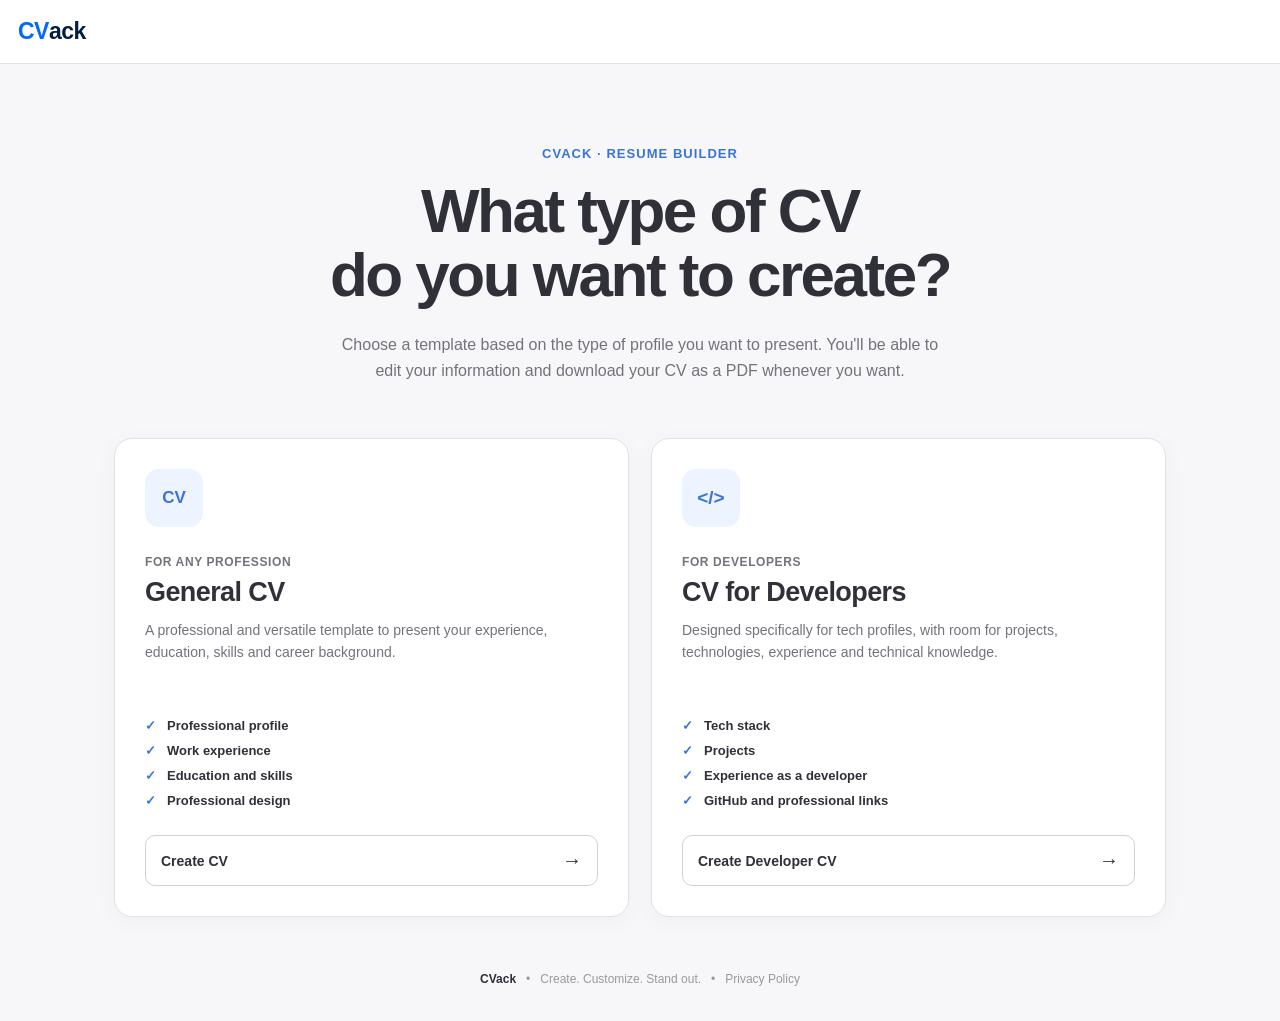
<file: index.html>
<!DOCTYPE html>
<html lang="en">
<head>
    <meta charset="UTF-8">
    <meta name="viewport" content="width=device-width, initial-scale=1.0">

    <title>CVack — Build your CV</title>

    <link rel="icon" type="image/svg+xml" href="./favicon.svg">
    <link rel="stylesheet" href="./css/base.css">
    <link rel="stylesheet" href="./css/home.css">
</head>

<body>

<header class="top">
    <div class="logo">
        CV<b>ack</b>
    </div>
</header>


<main class="home">

    <section class="hero">

        <span class="eyebrow">CVack · Resume Builder</span>

        <h1>
            What type of CV<br>
            do you want to create?
        </h1>

        <p>
            Choose a template based on the type of profile you want to
            present. You'll be able to edit your information and download
            your CV as a PDF whenever you want.
        </p>

    </section>


    <section class="cv-options">

        <!-- GENERAL CV -->
        <article class="cv-card">

            <div class="card-icon generic-icon">
                <span>CV</span>
            </div>

            <div class="card-content">

                <span class="card-label">
                    For any profession
                </span>

                <h2>
                    General CV
                </h2>

                <p>
                    A professional and versatile template to present
                    your experience, education, skills and career
                    background.
                </p>

                <ul>
                    <li>Professional profile</li>
                    <li>Work experience</li>
                    <li>Education and skills</li>
                    <li>Professional design</li>
                </ul>

                <a href="./cv-general.html" class="card-button">
                    Create CV
                    <span>→</span>
                </a>

            </div>

        </article>


        <!-- DEVELOPER CV -->
        <article class="cv-card developer-card">

            <div class="card-icon developer-icon">
                <span>&lt;/&gt;</span>
            </div>

            <div class="card-content">

                <span class="card-label">
                    For developers
                </span>

                <h2>
                    CV for Developers
                </h2>

                <p>
                    Designed specifically for tech profiles, with room
                    for projects, technologies, experience and technical
                    knowledge.
                </p>

                <ul>
                    <li>Tech stack</li>
                    <li>Projects</li>
                    <li>Experience as a developer</li>
                    <li>GitHub and professional links</li>
                </ul>

                <a href="./cv-dev.html" class="card-button">
                    Create Developer CV
                    <span>→</span>
                </a>

            </div>

        </article>

    </section>


    <footer class="home-footer">
        <span>CVack</span>
        <span>•</span>
        <span>Create. Customize. Stand out.</span>
        <span>•</span>
        <a href="./privacy.html">Privacy Policy</a>
        <span id="appVersion" hidden></span>
    </footer>

</main>

<script>
fetch('https://api.github.com/repos/alrobe/cvack/releases/latest')
    .then(r => r.ok ? r.json() : null)
    .then(release => {
        if (!release || !release.tag_name) return;
        const el = document.getElementById('appVersion');
        el.textContent = '• ' + release.tag_name;
        el.hidden = false;
    })
    .catch(() => {}); // Showing the version is cosmetic - never let a failed
                       // fetch (rate limit, offline) surface as a visible error.
</script>

</body>
</html>
</file>
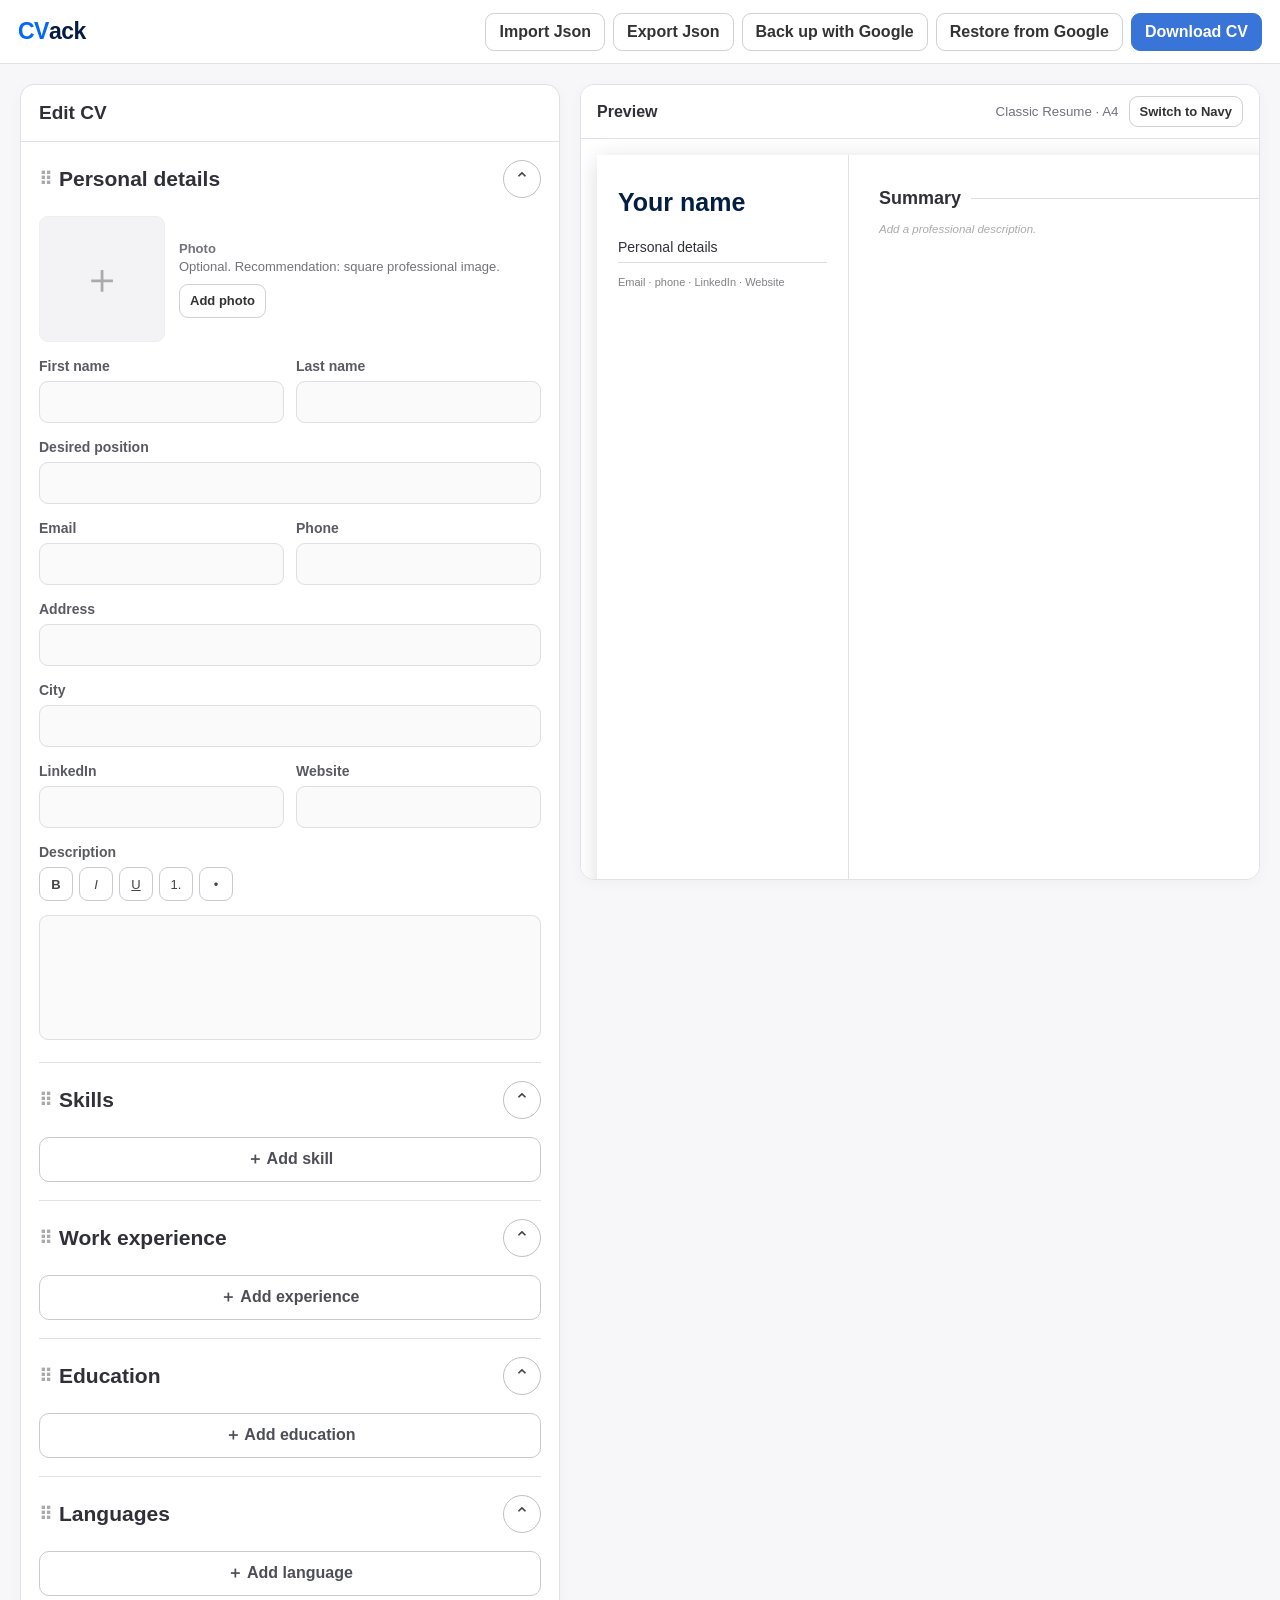
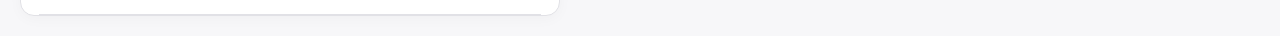
<file: cv-dev.html>
<!DOCTYPE html>
<html lang="en">
<head>
<meta charset="UTF-8">
<meta name="viewport" content="width=device-width, initial-scale=1.0">
<title>CVack</title>
<link rel="icon" type="image/svg+xml" href="./favicon.svg">
<link rel="stylesheet" href="./css/base.css">
<link rel="stylesheet" href="./css/styles.css">
<script src="https://accounts.google.com/gsi/client" async defer></script>
</head>
<body>
<header class="top">
 <a class="logo" href="./index.html">CV<b>ack</b></a>
 <div class="top-actions">
  <button class="btn" id="import">Import Json</button>
  <button class="btn" id="export">Export Json</button>
  <button class="btn" id="googleBackup">Back up with Google</button>
  <button class="btn" id="googleRestore">Restore from Google</button>
  <button class="btn blue" id="pdf">Download CV</button>
  <input type="file" id="file" accept=".json,application/json" hidden>
 </div>
</header>

<div class="app">
 <div class="editor-panel">
  <div class="editor-head">Edit CV</div>
  <div class="editor" id="editor"></div>
 </div>
 <div class="preview-panel">
  <div class="preview-head"><strong>Preview</strong><div class="preview-actions"><small id="themeLabel">Classic Resume · A4</small><button class="btn small" id="themeToggle">Switch to Navy</button></div></div>
  <div class="preview-area" id="preview"></div>
 </div>
</div>
<div class="toast" id="toast"></div>
<script src="js/common.js"></script>
<script src="js/script.js"></script>
</body>
</html>
</file>
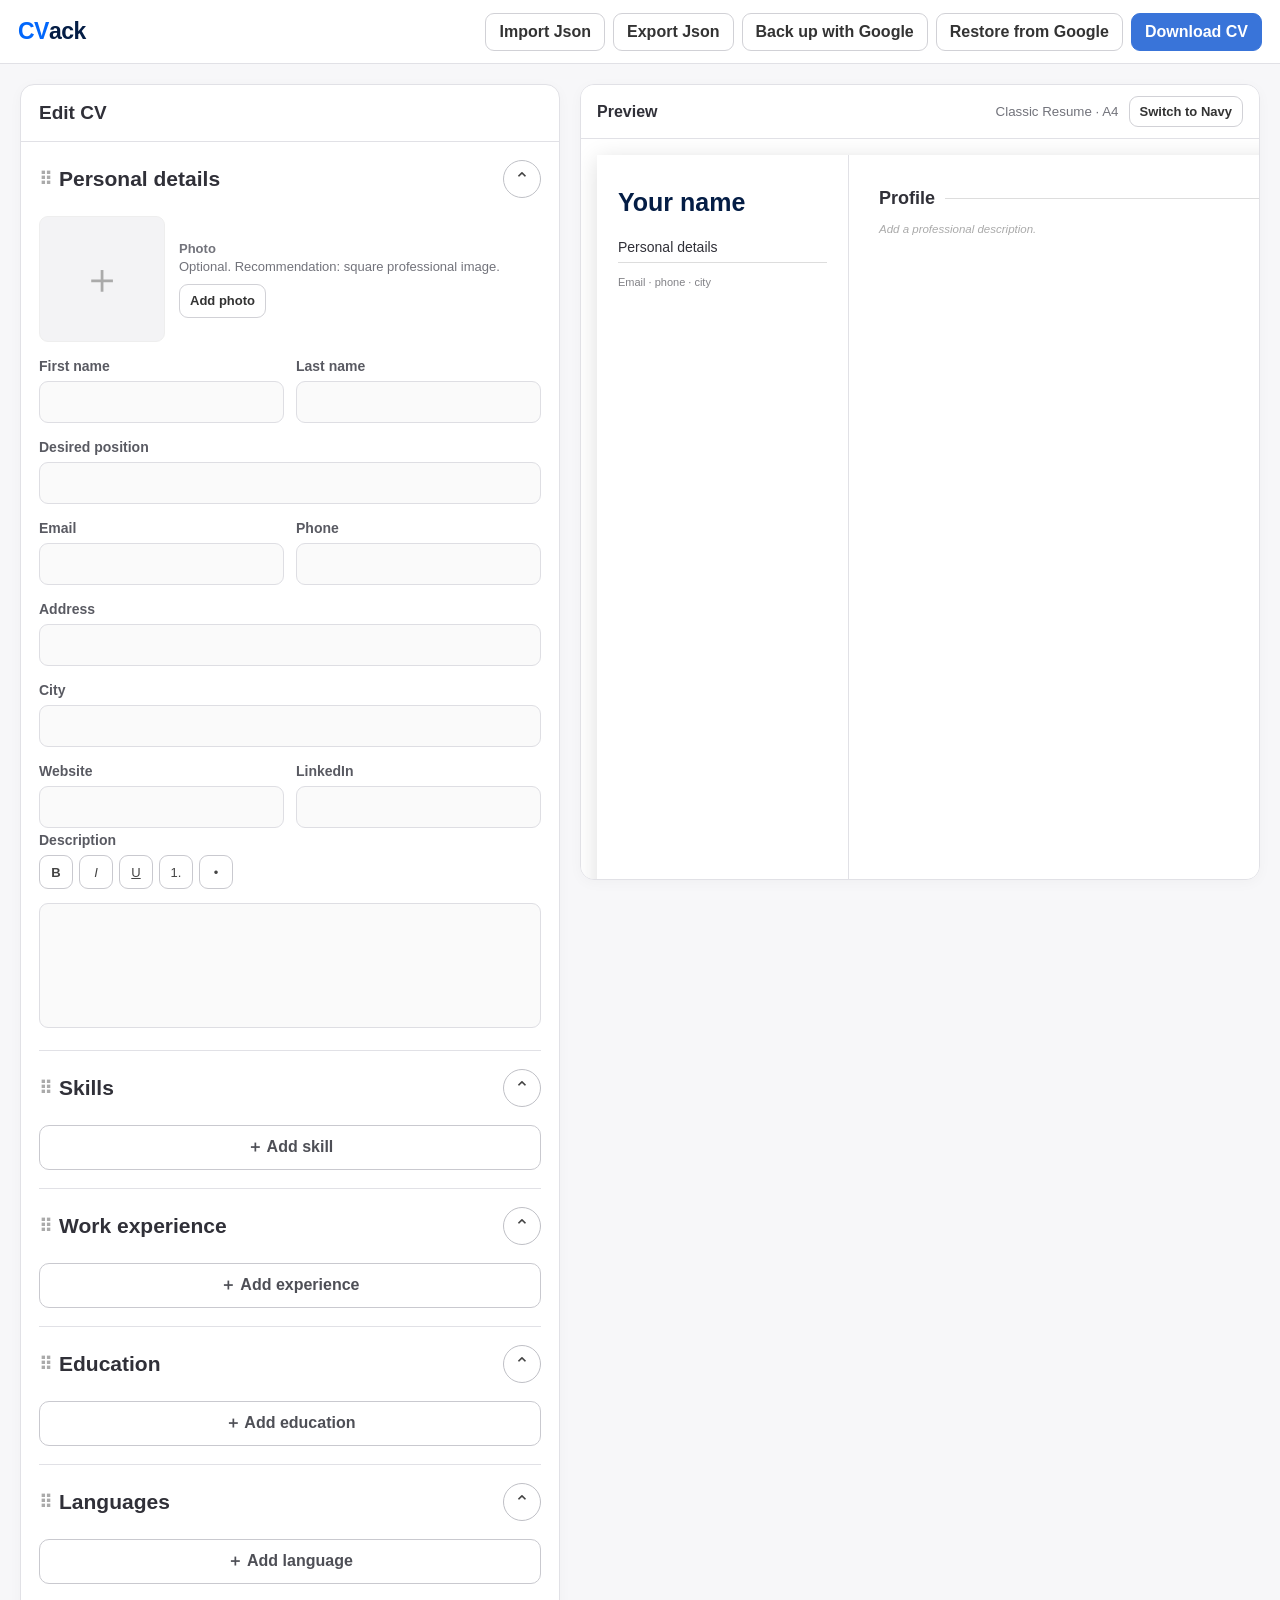
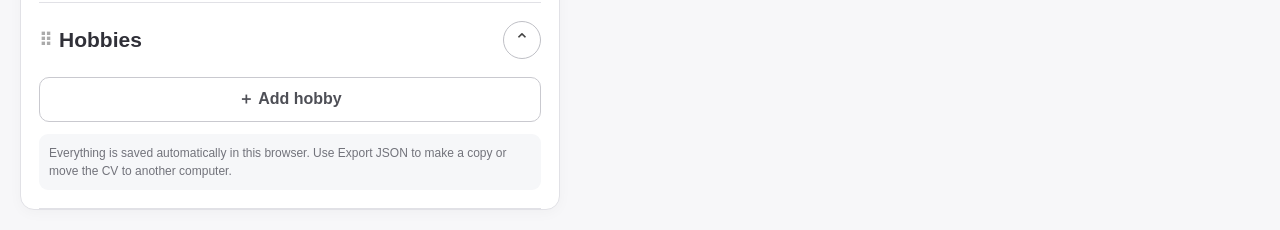
<file: cv-general.html>
<!DOCTYPE html>
<html lang="en">
<head>
<meta charset="UTF-8">
<meta name="viewport" content="width=device-width, initial-scale=1.0">
<title>CVack</title>
<link rel="icon" type="image/svg+xml" href="./favicon.svg">
<link rel="stylesheet" href="./css/base.css">
<link rel="stylesheet" href="./css/styles.css">
<script src="https://accounts.google.com/gsi/client" async defer></script>
</head>
<body>
<header class="top">
 <a class="logo" href="./index.html">CV<b>ack</b></a>
 <div class="top-actions">
  <button class="btn" id="import">Import Json</button>
  <button class="btn" id="export">Export Json</button>
  <button class="btn" id="googleBackup">Back up with Google</button>
  <button class="btn" id="googleRestore">Restore from Google</button>
  <button class="btn blue" id="pdf">Download CV</button>
  <input type="file" id="file" accept=".json,application/json" hidden>
 </div>
</header>

<div class="app">
 <div class="editor-panel">
  <div class="editor-head">Edit CV</div>
  <div class="editor" id="editor"></div>
 </div>
 <div class="preview-panel">
  <div class="preview-head"><strong>Preview</strong><div class="preview-actions"><small id="themeLabel">Classic Resume · A4</small><button class="btn small" id="themeToggle">Switch to Navy</button></div></div>
  <div class="preview-area" id="preview"></div>
 </div>
</div>
<div class="toast" id="toast"></div>
<script src="js/common.js"></script>
<script src="js/general.js"></script>
</body>
</html>
</file>
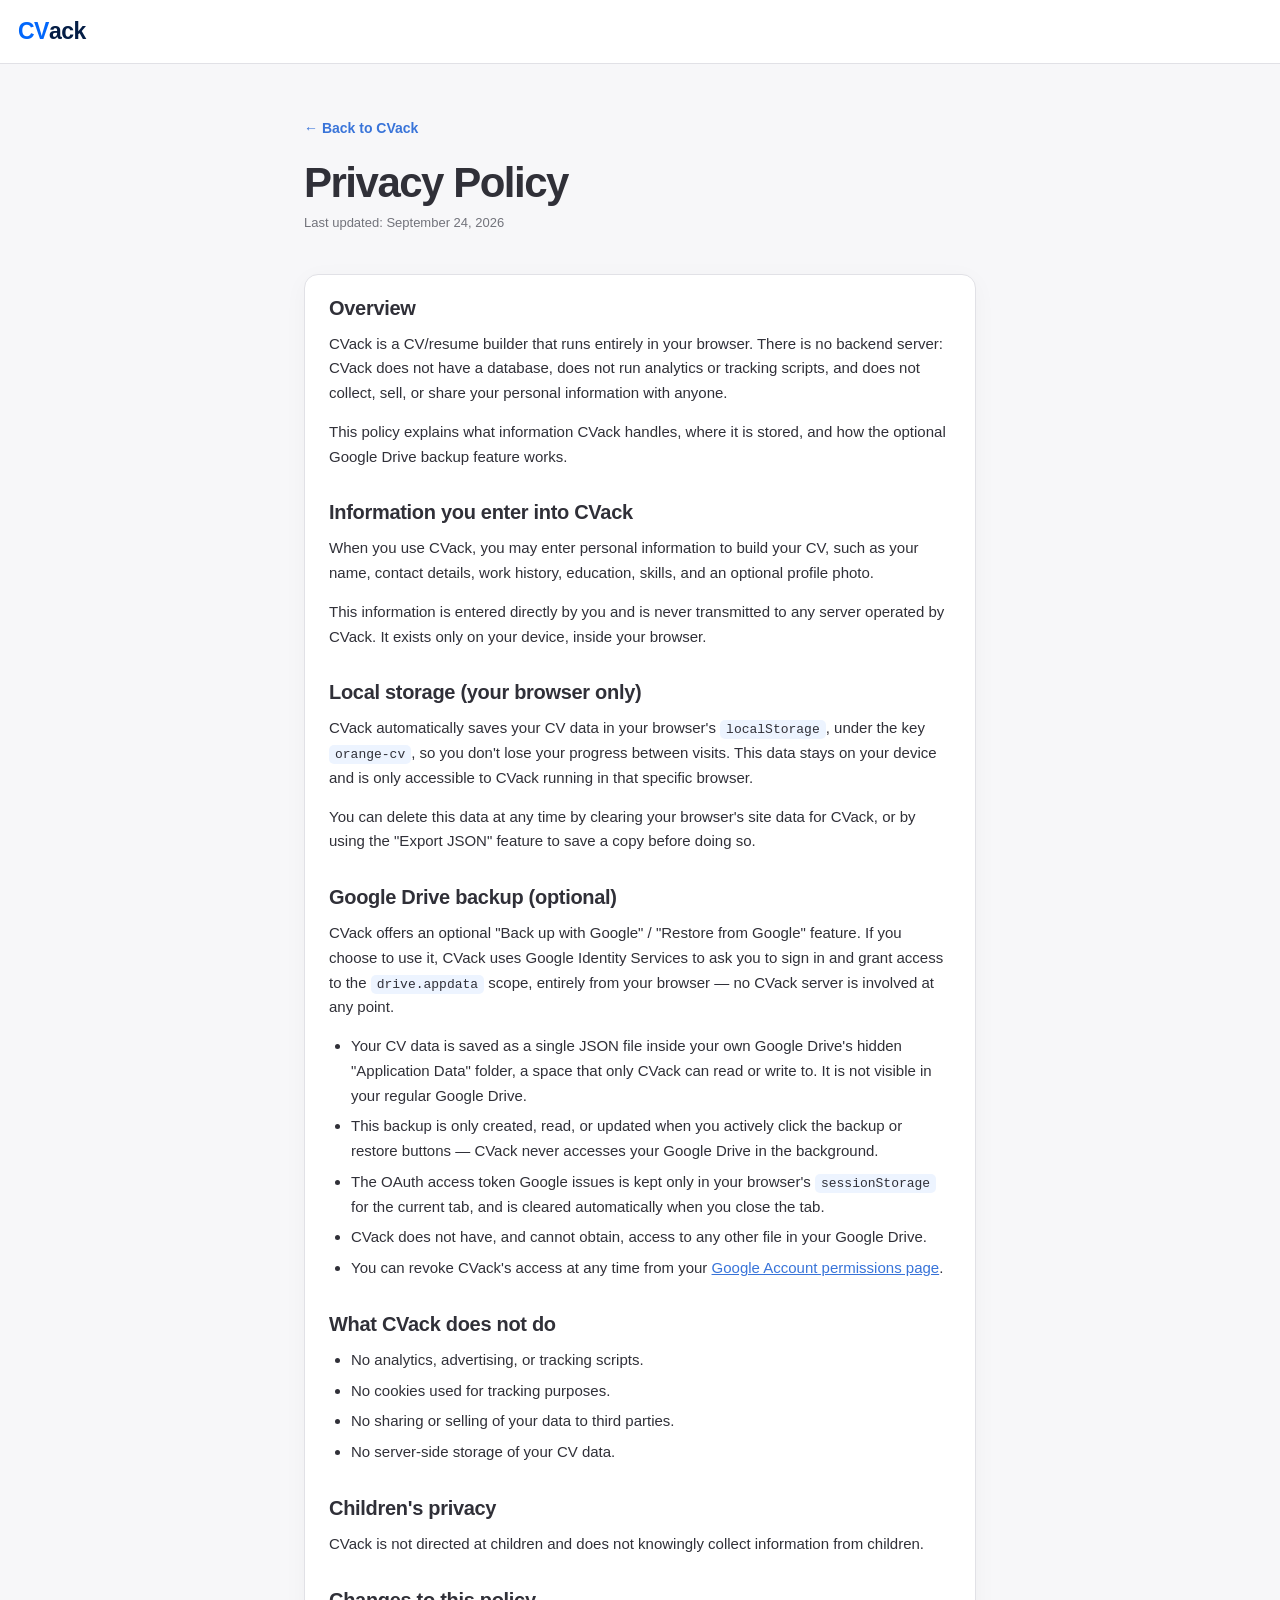
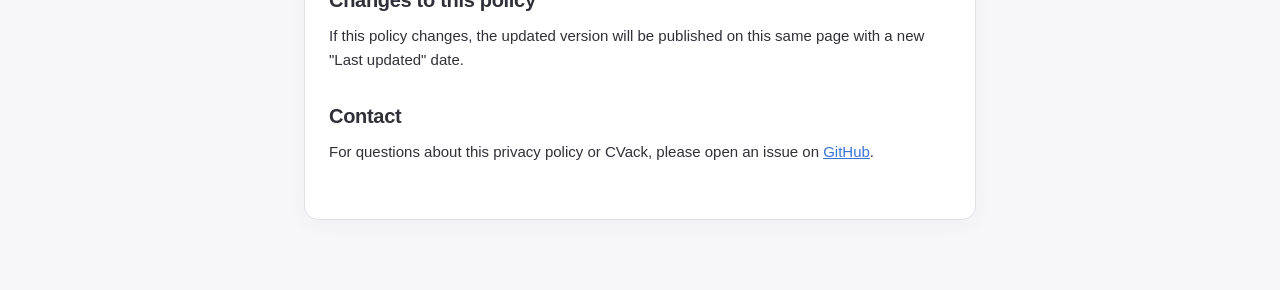
<file: privacy.html>
<!DOCTYPE html>
<html lang="en">
<head>
    <meta charset="UTF-8">
    <meta name="viewport" content="width=device-width, initial-scale=1.0">

    <title>CVack — Privacy Policy</title>

    <link rel="icon" type="image/svg+xml" href="./favicon.svg">
    <link rel="stylesheet" href="./css/base.css">
    <link rel="stylesheet" href="./css/legal.css">
</head>

<body>

<header class="top">
    <a class="logo" href="./index.html">
        CV<b>ack</b>
    </a>
</header>

<main class="legal">

    <a class="back-link" href="./index.html">← Back to CVack</a>

    <h1>Privacy Policy</h1>
    <p class="updated">Last updated: September 24, 2026</p>

    <div class="card">

        <section>
            <h2>Overview</h2>
            <p>
                CVack is a CV/resume builder that runs entirely in your browser.
                There is no backend server: CVack does not have a database, does
                not run analytics or tracking scripts, and does not collect,
                sell, or share your personal information with anyone.
            </p>
            <p>
                This policy explains what information CVack handles, where it
                is stored, and how the optional Google Drive backup feature
                works.
            </p>
        </section>

        <section>
            <h2>Information you enter into CVack</h2>
            <p>
                When you use CVack, you may enter personal information to
                build your CV, such as your name, contact details, work
                history, education, skills, and an optional profile photo.
            </p>
            <p>
                This information is entered directly by you and is never
                transmitted to any server operated by CVack. It exists only
                on your device, inside your browser.
            </p>
        </section>

        <section>
            <h2>Local storage (your browser only)</h2>
            <p>
                CVack automatically saves your CV data in your browser's
                <code>localStorage</code>, under the key <code>orange-cv</code>,
                so you don't lose your progress between visits. This data
                stays on your device and is only accessible to CVack running
                in that specific browser.
            </p>
            <p>
                You can delete this data at any time by clearing your
                browser's site data for CVack, or by using the "Export JSON"
                feature to save a copy before doing so.
            </p>
        </section>

        <section>
            <h2>Google Drive backup (optional)</h2>
            <p>
                CVack offers an optional "Back up with Google" / "Restore from
                Google" feature. If you choose to use it, CVack uses Google
                Identity Services to ask you to sign in and grant access to
                the <code>drive.appdata</code> scope, entirely from your
                browser — no CVack server is involved at any point.
            </p>
            <ul>
                <li>
                    Your CV data is saved as a single JSON file inside your
                    own Google Drive's hidden "Application Data" folder, a
                    space that only CVack can read or write to. It is not
                    visible in your regular Google Drive.
                </li>
                <li>
                    This backup is only created, read, or updated when you
                    actively click the backup or restore buttons — CVack
                    never accesses your Google Drive in the background.
                </li>
                <li>
                    The OAuth access token Google issues is kept only in your
                    browser's <code>sessionStorage</code> for the current
                    tab, and is cleared automatically when you close the tab.
                </li>
                <li>
                    CVack does not have, and cannot obtain, access to any
                    other file in your Google Drive.
                </li>
                <li>
                    You can revoke CVack's access at any time from your
                    <a href="https://myaccount.google.com/permissions" target="_blank" rel="noopener">Google Account permissions page</a>.
                </li>
            </ul>
        </section>

        <section>
            <h2>What CVack does not do</h2>
            <ul>
                <li>No analytics, advertising, or tracking scripts.</li>
                <li>No cookies used for tracking purposes.</li>
                <li>No sharing or selling of your data to third parties.</li>
                <li>No server-side storage of your CV data.</li>
            </ul>
        </section>

        <section>
            <h2>Children's privacy</h2>
            <p>
                CVack is not directed at children and does not knowingly
                collect information from children.
            </p>
        </section>

        <section>
            <h2>Changes to this policy</h2>
            <p>
                If this policy changes, the updated version will be published
                on this same page with a new "Last updated" date.
            </p>
        </section>

        <section>
            <h2>Contact</h2>
            <p>
                For questions about this privacy policy or CVack, please open
                an issue on
                <a href="https://github.com/alrobe/cvack/issues" target="_blank" rel="noopener">GitHub</a>.
            </p>
        </section>

    </div>

</main>

</body>
</html>
</file>
<file: css/base.css>
:root {
    --blue: #3974d9;
    --blue-light: #edf4ff;
    --logo-cv: #0267fb;
    --logo-ack: #041d45;
    --text: #303038;
    --muted: #72737b;
    --line: #e1e1e6;
    --bg: #f7f7f9;
    --card: #fff;
}

* {
    box-sizing: border-box;
}

html,
body {
    margin: 0;
    padding: 0;
    min-height: 100%;
}

body {
    background: var(--bg);
    color: var(--text);
    font-family: -apple-system, BlinkMacSystemFont, "Segoe UI", Roboto, Arial, sans-serif;
}

.top {
    height: 64px;
    background: #fff;
    border-bottom: 1px solid var(--line);
    display: flex;
    align-items: center;
    justify-content: space-between;
    padding: 0 18px;
    position: sticky;
    top: 0;
    z-index: 30;
}

.logo {
    font-size: 23px;
    font-weight: 800;
    letter-spacing: -0.5px;
    color: var(--logo-cv);
    text-decoration: none;
}

.logo b {
    color: var(--logo-ack);
}
</file>
<file: css/home.css>
/* =========================
   HOME
========================= */

.home {
    max-width: 1100px;
    margin: 0 auto;

    padding: 80px 24px 35px;
}


/* =========================
   HERO
========================= */

.hero {
    max-width: 720px;
    margin: 0 auto 55px;

    text-align: center;
}

.eyebrow {
    display: inline-block;

    margin-bottom: 18px;

    color: var(--blue);

    font-size: 13px;
    font-weight: 800;

    letter-spacing: .08em;
    text-transform: uppercase;
}

.hero h1 {
    margin: 0;

    font-size: clamp(38px, 6vw, 62px);
    line-height: 1.04;

    letter-spacing: -2.5px;

    color: var(--text);
}

.hero p {
    max-width: 600px;

    margin: 24px auto 0;

    color: var(--muted);

    font-size: 16px;
    line-height: 1.6;
}


/* =========================
   CARDS
========================= */

.cv-options {
    display: grid;

    grid-template-columns: repeat(2, 1fr);

    gap: 22px;
}

.cv-card {
    position: relative;

    background: var(--card);

    border: 1px solid var(--line);
    border-radius: 18px;

    padding: 30px;

    box-shadow: 0 5px 25px #00000009;

    transition:
        transform .2s ease,
        box-shadow .2s ease,
        border-color .2s ease;
}

.cv-card:hover {
    transform: translateY(-5px);

    box-shadow: 0 14px 35px #00000012;

    border-color: #cfcfd5;
}


/* =========================
   ICON
========================= */

.card-icon {
    width: 58px;
    height: 58px;

    display: flex;
    align-items: center;
    justify-content: center;

    border-radius: 14px;

    margin-bottom: 25px;

    font-size: 17px;
    font-weight: 900;
}

.generic-icon {
    background: var(--blue-light);
    color: var(--blue);
}

.developer-icon {
    background: var(--blue-light);
    color: var(--blue);

    font-size: 19px;
}


/* =========================
   CARD CONTENT
========================= */

.card-label {
    color: var(--muted);

    font-size: 12px;
    font-weight: 750;

    text-transform: uppercase;
    letter-spacing: .05em;
}

.card-content h2 {
    margin: 7px 0 12px;

    font-size: 27px;
    line-height: 1.15;

    letter-spacing: -.6px;
}

.card-content p {
    min-height: 76px;

    margin: 0;

    color: var(--muted);

    font-size: 14px;
    line-height: 1.55;
}


/* =========================
   FEATURES
========================= */

.card-content ul {
    list-style: none;

    margin: 22px 0 27px;
    padding: 0;

    display: grid;
    gap: 10px;
}

.card-content li {
    position: relative;

    padding-left: 22px;

    font-size: 13px;
    font-weight: 600;
}

.card-content li::before {
    content: "✓";

    position: absolute;
    left: 0;
    top: 0;

    color: var(--blue);

    font-weight: 900;
}



/* =========================
   BUTTON
========================= */

.card-button {
    width: 100%;

    display: flex;
    align-items: center;
    justify-content: space-between;

    padding: 13px 15px;

    border: 1px solid #d1d1d6;
    border-radius: 10px;

    background: #fff;

    color: var(--text);

    text-decoration: none;

    font-size: 14px;
    font-weight: 800;

    transition:
        background .2s ease,
        color .2s ease,
        border-color .2s ease;
}

.card-button span {
    font-size: 20px;

    transition: transform .2s ease;
}

.card-button:hover {
    background: var(--blue);
    border-color: var(--blue);

    color: #fff;
}

.card-button:hover span {
    transform: translateX(4px);
}



/* =========================
   FOOTER
========================= */

.home-footer {
    display: flex;
    justify-content: center;
    align-items: center;

    gap: 10px;

    margin-top: 55px;

    color: #999;

    font-size: 12px;
}

.home-footer span:first-child {
    color: var(--text);
    font-weight: 800;
}

.home-footer a {
    color: #999;
    text-decoration: none;
}

.home-footer a:hover {
    color: var(--text);
    text-decoration: underline;
}


/* =========================
   RESPONSIVE
========================= */

@media (max-width: 750px) {

    .top {
        height: 62px;
        padding: 0 18px;
    }

    .home {
        padding: 55px 16px 25px;
    }

    .hero {
        margin-bottom: 38px;
    }

    .hero h1 {
        letter-spacing: -1.5px;
    }

    .hero p {
        font-size: 14px;
    }

    .cv-options {
        grid-template-columns: 1fr;
    }

    .cv-card {
        padding: 25px;
    }

    .card-content p {
        min-height: auto;
    }

    .home-footer {
        margin-top: 35px;
    }
}


@media (max-width: 420px) {

    .hero h1 {
        font-size: 37px;
    }

    .hero p {
        font-size: 13px;
    }

    .cv-card {
        padding: 22px;
    }

    .card-content h2 {
        font-size: 24px;
    }
}
</file>
<file: css/styles.css>
* {
    -webkit-print-color-adjust: exact !important;
    print-color-adjust: exact !important;
}

button,
input,
textarea,
select {
    font: inherit
}

button {
    cursor: pointer
}

.top-actions {
    display: flex;
    gap: 8px
}

.btn {
    border: 1px solid #d1d1d6;
    background: #fff;
    color: #333;
    border-radius: 9px;
    padding: 9px 13px;
    font-weight: 700
}

.btn.blue {
    background: var(--blue);
    color: #fff;
    border-color: var(--blue)
}

.btn.small {
    padding: 7px 10px;
    font-size: 13px
}

.app {
    max-width: 1450px;
    margin: auto;
    display: grid;
    grid-template-columns: 540px 1fr;
    gap: 20px;
    padding: 20px
}

.editor-panel,
.preview-panel {
    background: #fff;
    border: 1px solid var(--line);
    border-radius: 14px;
    box-shadow: 0 3px 14px #00000008
}

.editor-panel {
    overflow: hidden
}

.editor-head {
    padding: 17px 18px;
    border-bottom: 1px solid var(--line);
    font-weight: 800;
    font-size: 19px
}

.editor {
    padding: 0 18px
}

.section {
    border-bottom: 1px solid var(--line);
    padding: 18px 0
}

.section-head {
    display: flex;
    align-items: center;
    gap: 9px;
    justify-content: space-between
}

.section-title {
    display: flex;
    align-items: center;
    gap: 9px;
    font-size: 21px;
    font-weight: 800
}

.grip {
    color: #aaa;
    font-size: 18px;
    line-height: 10px;
    letter-spacing: -2px
}

.section-tools {
    display: flex;
    gap: 5px
}

.circle {
    width: 38px;
    height: 38px;
    border: 1px solid #bfc0c6;
    background: #fff;
    border-radius: 50%;
    font-size: 19px;
    color: #444
}

.section-body {
    padding-top: 18px
}

.collapsed .section-body {
    display: none
}

.grid {
    display: grid;
    grid-template-columns: 1fr 1fr;
    gap: 12px
}

.field {
    margin-bottom: 4px
}

.field.full {
    grid-column: 1/-1
}

.field label {
    display: block;
    color: #595a62;
    font-size: 14px;
    font-weight: 650;
    margin-bottom: 7px
}

.field input,
.field textarea,
.field select,
.field .rte {
    width: 100%;
    border: 1px solid #dedee3;
    border-radius: 9px;
    background: #fafafa;
    padding: 11px 12px;
    color: #303038;
    outline: 0
}

.field input:focus,
.field textarea:focus,
.field select:focus,
.field .rte:focus {
    border-color: #5c91ea;
    background: #fff;
    box-shadow: 0 0 0 3px #3974d91a
}

textarea {
    min-height: 125px;
    resize: vertical
}

.rte-toolbar {
    display: flex;
    gap: 6px;
    margin-bottom: 14px
}

.rte-btn {
    width: 34px;
    height: 34px;
    display: flex;
    align-items: center;
    justify-content: center;
    border: 1px solid #c9c9cf;
    border-radius: 9px;
    background: #fff;
    font-size: 13px;
    color: #444
}

.rte-btn:hover {
    border-color: #5c91ea;
    color: var(--blue)
}

.rte-btn.active {
    background: var(--blue-light);
    border-color: var(--blue);
    color: var(--blue)
}

.field .rte {
    min-height: 125px;
    white-space: pre-wrap;
    overflow-wrap: break-word
}

.rte ul,
.rte ol {
    margin: 0;
    padding-left: 20px
}

.photo-row {
    display: flex;
    gap: 14px;
    align-items: center;
    margin-bottom: 16px
}

.photo-box {
    width: 126px;
    height: 126px;
    border-radius: 9px;
    background: #f3f3f5;
    display: flex;
    align-items: center;
    justify-content: center;
    overflow: hidden;
    border: 1px solid #eee
}

.photo-box img {
    width: 100%;
    height: 100%;
    object-fit: cover
}

.photo-box span {
    font-size: 42px;
    color: #aaa
}

.photo-info {
    font-size: 13px;
    color: var(--muted);
    line-height: 1.4
}

.photo-info button {
    margin-top: 8px
}

.item {
    border: 1px solid #dcdce1;
    border-radius: 11px;
    padding: 14px;
    margin: 0 0 10px;
    background: #fff
}

.item-head {
    display: flex;
    align-items: center;
    justify-content: space-between;
    margin-bottom: 12px
}

.item-head strong {
    font-size: 15px
}

.item-actions {
    display: flex;
    gap: 5px
}

.icon {
    width: 34px;
    height: 34px;
    border-radius: 50%;
    border: 1px solid #c9c9cf;
    background: #fff
}

.icon.danger {
    color: #a33
}

.add {
    width: 100%;
    border: 1px solid #c9c9cf;
    border-radius: 10px;
    background: #fff;
    padding: 11px;
    font-weight: 750;
    color: #4e4f56
}

.reorder {
    display: flex;
    gap: 4px
}

.reorder button {
    border: 0;
    background: transparent;
    color: #888;
    font-size: 18px;
    padding: 3px 5px
}

.skill,
.lang {
    display: grid;
    grid-template-columns: 1fr 145px 38px;
    gap: 8px;
    margin-bottom: 9px
}

.skill input,
.skill select,
.lang input,
.lang select {
    border: 1px solid #dedee3;
    background: #fafafa;
    border-radius: 8px;
    padding: 9px
}

.hobby {
    display: grid;
    grid-template-columns: 1fr 38px;
    gap: 8px;
    margin-bottom: 9px
}

.note {
    font-size: 12px;
    color: var(--muted);
    line-height: 1.5;
    background: #f6f7f9;
    padding: 10px;
    border-radius: 9px;
    margin-top: 12px
}

.preview-panel {
    position: sticky;
    top: 84px;
    height: calc(100vh - 104px);
    overflow: auto
}

.preview-head {
    height: 54px;
    border-bottom: 1px solid var(--line);
    display: flex;
    align-items: center;
    justify-content: space-between;
    padding: 0 16px
}

.preview-head small {
    color: var(--muted)
}

.preview-actions {
    display: flex;
    align-items: center;
    gap: 10px
}

.preview-area {
    padding: 16px;
    overflow: auto
}

.paper {
    width: 794px;
    min-height: 1123px;
    margin: 0 auto;
    background: #fff;
    display: grid;
    grid-template-columns: 252px 1fr;
    box-shadow: 0 4px 22px #0002
}

.side {
    background: #fff;
    color: var(--text);
    border-right: 1px solid var(--line);
    padding: 33px 21px
}

.side .photo {
    width: 108px;
    height: 108px;
    border-radius: 5px;
    overflow: hidden;
    margin: 0 auto 22px;
    background: #f3f3f5
}

.side .photo img {
    width: 100%;
    height: 100%;
    object-fit: cover
}

.side h1 {
    color: var(--logo-ack);
    font-size: 25px;
    line-height: 1.12;
    margin: 0 0 23px;
    word-break: break-word
}

.side .headline {
    font-size: 12px;
    line-height: 1.35;
    margin-top: -14px;
    margin-bottom: 20px
}

.side h3 {
    font-size: 14px;
    font-weight: 500;
    margin: 22px 0 11px;
    padding-bottom: 7px;
    border-bottom: 1px solid #ddd
}

.contact {
    font-size: 11px;
    line-height: 1.5
}

.contact div {
    margin: 6px 0;
    overflow-wrap: anywhere
}

.contact-icon {
    vertical-align: -1.5px;

    margin-right: 5px;

    opacity: .85
}

.contact-row {
    display: flex;
    align-items: center;
    gap: 5px
}

.contact-row .contact-icon {
    margin-right: 0;
    flex-shrink: 0
}

.paper.navy .side {
    background: var(--logo-ack);
    color: #fff;
    border-right: 0
}

.paper.navy .side .photo {
    background: #ffffff1c
}

.paper.navy .side h1,
.paper.navy .side .dots {
    color: inherit
}

.paper.navy .side h3 {
    border-bottom-color: #ffffff88
}

.cvskill {
    display: flex;
    justify-content: space-between;
    align-items: center;
    gap: 6px;
    font-size: 11px;
    margin: 9px 0
}

.dots {
    color: var(--logo-cv);
    font-size: 10px;
    white-space: nowrap;
    letter-spacing: 1px
}

.main {
    padding: 33px 30px
}

.main section {
    margin-bottom: 22px
}

.main h2 {
    font-size: 18px;
    margin: 0 0 12px;
    display: flex;
    align-items: center;
    gap: 10px
}

.main h2:after {
    content: "";
    height: 1px;
    background: #ddd;
    flex: 1
}

.profile {
    font-size: 11.5px;
    line-height: 1.5;
    margin: 0
}

.profile ul,
.profile ol,
.job ul,
.job ol,
.edu ul,
.edu ol {
    margin: 6px 0;
    padding-left: 18px
}

.edu,
.job {
    display: grid;
    grid-template-columns: 125px 1fr;
    gap: 15px;
    font-size: 10.7px;
    line-height: 1.4;
    margin-bottom: 18px
}

.date {
    font-weight: 800
}

.role {
    font-size: 12px;
    font-weight: 800
}

.org {
    color: var(--logo-cv)
}

.job b {
    font-weight: 800
}

.empty {
    color: #aaa;
    font-style: italic
}

.toast {
    position: fixed;
    right: 20px;
    bottom: 20px;
    background: #252529;
    color: white;
    border-radius: 10px;
    padding: 11px 15px;
    z-index: 80;
    opacity: 0;
    transform: translateY(8px);
    transition: .2s
}

.toast.show {
    opacity: 1;
    transform: none
}

.hidden {
    display: none !important
}

@media(max-width:1100px) {
    .app {
        grid-template-columns: 1fr
    }

    .preview-panel {
        position: relative;
        top: auto;
        height: auto
    }

    .preview-area {
        min-height: 600px
    }
}

@media(max-width:650px) {
    .top {
        height: auto;
        min-height: 64px;
        align-items: flex-start;
        gap: 8px;
        padding: 11px;
        flex-direction: column
    }

    .top-actions {
        width: 100%;
        overflow: auto
    }

    .top-actions .btn {
        white-space: nowrap
    }

    .app {
        padding: 9px;
        display: block
    }

    .preview-panel {
        margin-top: 14px
    }

    .editor {
        padding: 0 12px
    }

    .grid {
        grid-template-columns: 1fr
    }

    .field.full {
        grid-column: auto
    }

    .skill,
    .lang {
        grid-template-columns: 1fr 120px 38px
    }

    .preview-area {
        padding: 8px
    }

    .paper {
        margin-left: 0;
        transform: scale(.72);
        transform-origin: top left;
        margin-bottom: -310px
    }
}

@media print {
    @page {
        size: A4;
        margin: 0
    }

    body {
        background: #fff
    }

    .top,
    .editor-panel,
    .preview-head {
        display: none !important
    }

    .app {
        display: block;
        padding: 0
    }

    .preview-panel {
        border: 0;
        box-shadow: none;
        height: auto;
        position: static
    }

    .preview-area {
        padding: 0
    }

    .paper {
        margin: 0;
        box-shadow: none;
        width: 794px;
        min-height: 1123px;
        page-break-after: always
    }
}
</file>
<file: css/legal.css>
.legal {
    max-width: 720px;
    margin: 0 auto;

    padding: 55px 24px 70px;
}

.legal .back-link {
    display: inline-block;

    margin-bottom: 24px;

    color: var(--blue);

    font-size: 14px;
    font-weight: 700;

    text-decoration: none;
}

.legal .back-link:hover {
    text-decoration: underline;
}

.legal h1 {
    margin: 0 0 6px;

    font-size: clamp(30px, 5vw, 42px);
    line-height: 1.1;

    letter-spacing: -1.5px;
}

.legal .updated {
    margin: 0 0 40px;

    color: var(--muted);

    font-size: 13px;
}

.legal section {
    margin-bottom: 32px;
}

.legal h2 {
    margin: 0 0 12px;

    font-size: 20px;
    letter-spacing: -.3px;
}

.legal p,
.legal li {
    color: var(--text);

    font-size: 15px;
    line-height: 1.65;
}

.legal p {
    margin: 0 0 14px;
}

.legal ul {
    margin: 0 0 14px;
    padding-left: 22px;
}

.legal li {
    margin-bottom: 6px;
}

.legal a {
    color: var(--blue);
}

.legal code {
    background: var(--blue-light);

    padding: 2px 6px;
    border-radius: 5px;

    font-size: 13px;
}

.legal .card {
    background: var(--card);

    border: 1px solid var(--line);
    border-radius: 14px;

    padding: 22px 24px;

    box-shadow: 0 5px 25px #00000009;
}

@media (max-width: 500px) {
    .top {
        height: 62px;
        padding: 0 18px;
    }

    .legal {
        padding: 35px 18px 50px;
    }
}
</file>
